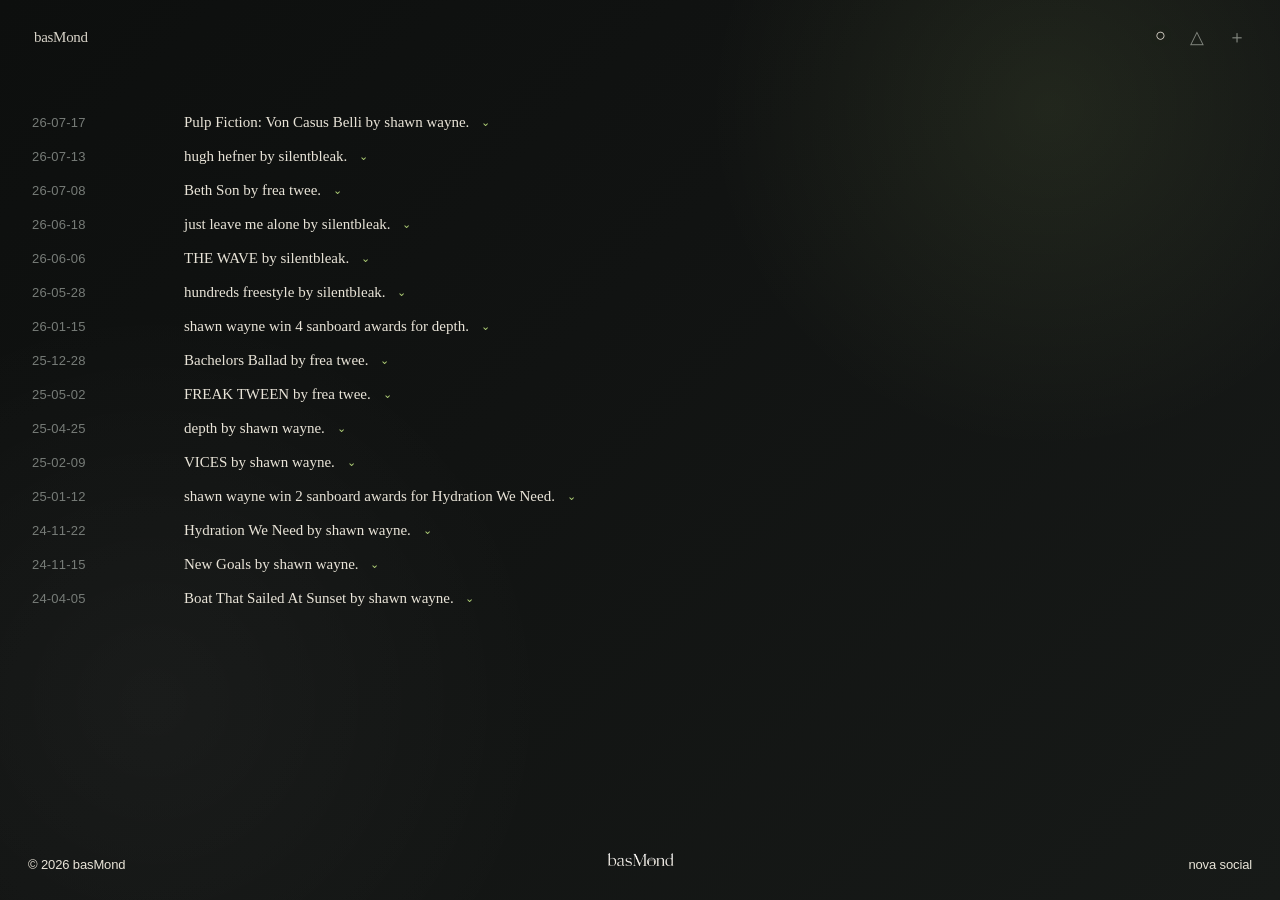
<file: index.html>
<!doctype html>
<html lang="ru">
<head>
  <meta charset="UTF-8" />
  <meta name="viewport" content="width=device-width, initial-scale=1.0" />
  <title>basMond</title>
  <link rel="stylesheet" href="style.css" />
</head>
<body>
  <div class="noise"></div>

  <header class="topbar">
    <a href="index.html" class="brand">basMond</a>

    <nav class="symbols" aria-label="Navigation">
      <a href="index.html" class="symbol is-active" title="Home">○</a>
      <a href="triangle.html" class="symbol" title="Triangle">△</a>
      <a href="https://hexonion.github.io/freshman/?clckid=e868909d#/" class="symbol" title="Square">＋</a>
    </nav>
  </header>

  <main class="page">
    <section class="archive" id="archive"></section>
  </main>

  <footer class="footer">
    <div class="copyright">© 2026 basMond</div>

    <a href="index.html" class="footer-logo" aria-label="Logo">
      <img src="logo.png" alt="basmond logo" />
    </a>

    <a href="https://nova.gambit-rp.com/pages/basmond" class="tagger">nova social</a>
  </footer>

  <script src="script.js"></script>
</body>
</html>
</file>
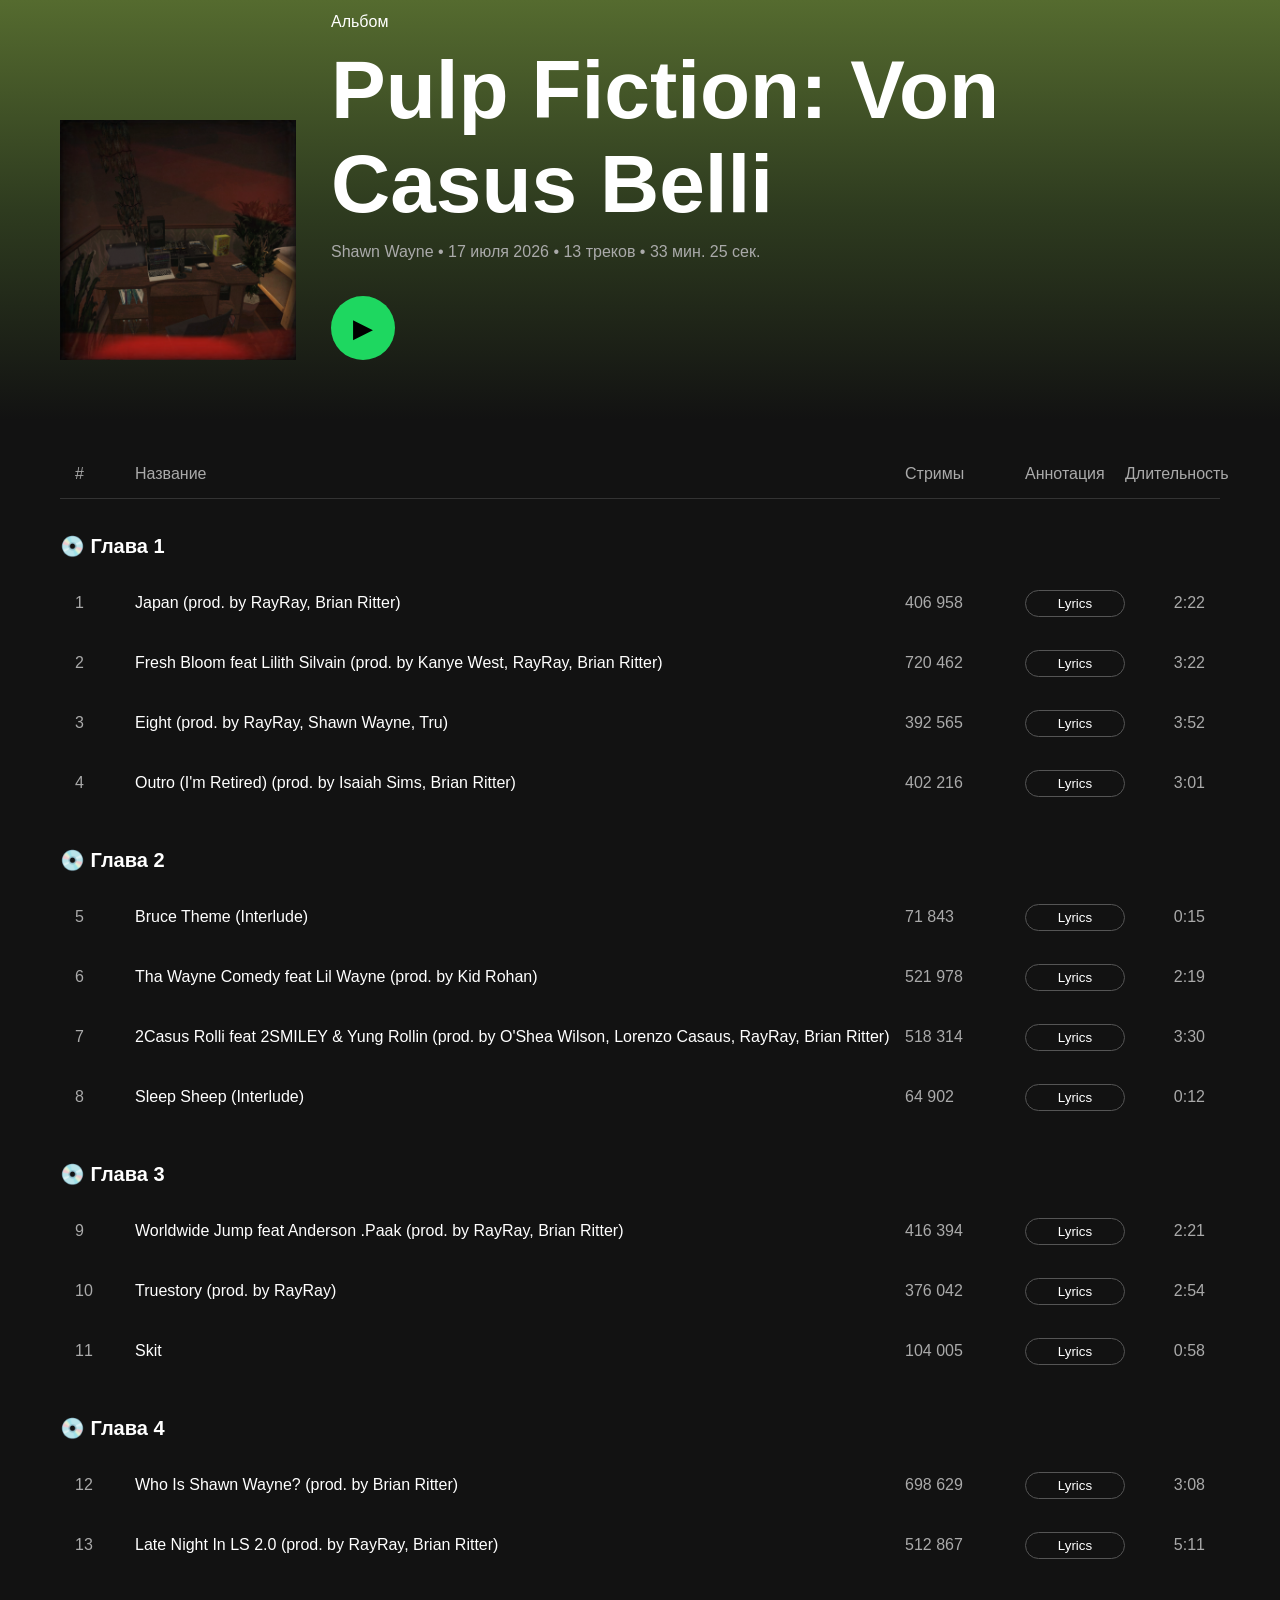
<file: albums.html>
<!DOCTYPE html>
<html lang="ru">
<head>
    <meta charset="UTF-8">
    <meta name="viewport" content="width=device-width, initial-scale=1.0">
    <title>Pulp Fiction: Von Casus Belli</title>

    <link rel="stylesheet" href="css/style.css">
    <link rel="stylesheet" href="css/album.css">
    <link rel="stylesheet" href="css/player.css">
</head>
<body>

<header class="album-header">

    <img class="cover" src="assets/covers/final.png" alt="Pulp Fiction: Von Casus Belli">

    <div class="album-info">

        <span class="album-type">Альбом</span>

        <h1>Pulp Fiction: Von Casus Belli</h1>

        <p>Shawn Wayne • 17 июля 2026 • 13 треков • 33 мин. 25 сек.</p>

        <button class="play-btn" id="albumPlay">▶</button>

    </div>

</header>

<main class="track-list">

    <div class="tracks-header">

        <span>#</span>
        <span>Название</span>
        <span>Стримы</span>
        <span>Аннотация</span>
        <span>Длительность</span>

    </div>

    <div id="tracks"></div>

</main>

<div id="player" class="player">

    <div class="player-left">

        <img id="playerCover"
             src="assets/covers/final.png"
             alt="">

        <div>

            <div id="playerTitle">—</div>

            <div class="playerArtist">Shawn Wayne</div>

        </div>

    </div>

    <div class="player-center">

        <button id="prevBtn">⏮</button>

        <button id="playPauseBtn">⏸</button>

        <button id="nextBtn">⏭</button>

        <div class="progress">

            <span id="currentTime">0:00</span>

            <input
                type="range"
                id="progressBar"
                value="0"
                min="0"
                max="100">

            <span id="durationTime">0:00</span>

        </div>

    </div>

</div>
    
<div id="lyricsModal" class="lyrics-modal">


<div class="lyrics-window">


<button id="closeLyrics">
✕
</button>


<h2 id="lyricsTitle">
</h2>


<div id="lyricsText">

</div>


</div>


</div>
    
<audio id="audio"></audio>

<script src="js/tracks.js"></script>
<script src="js/player.js"></script>
<script src="js/album.js"></script>

</body>
</html>
</file>
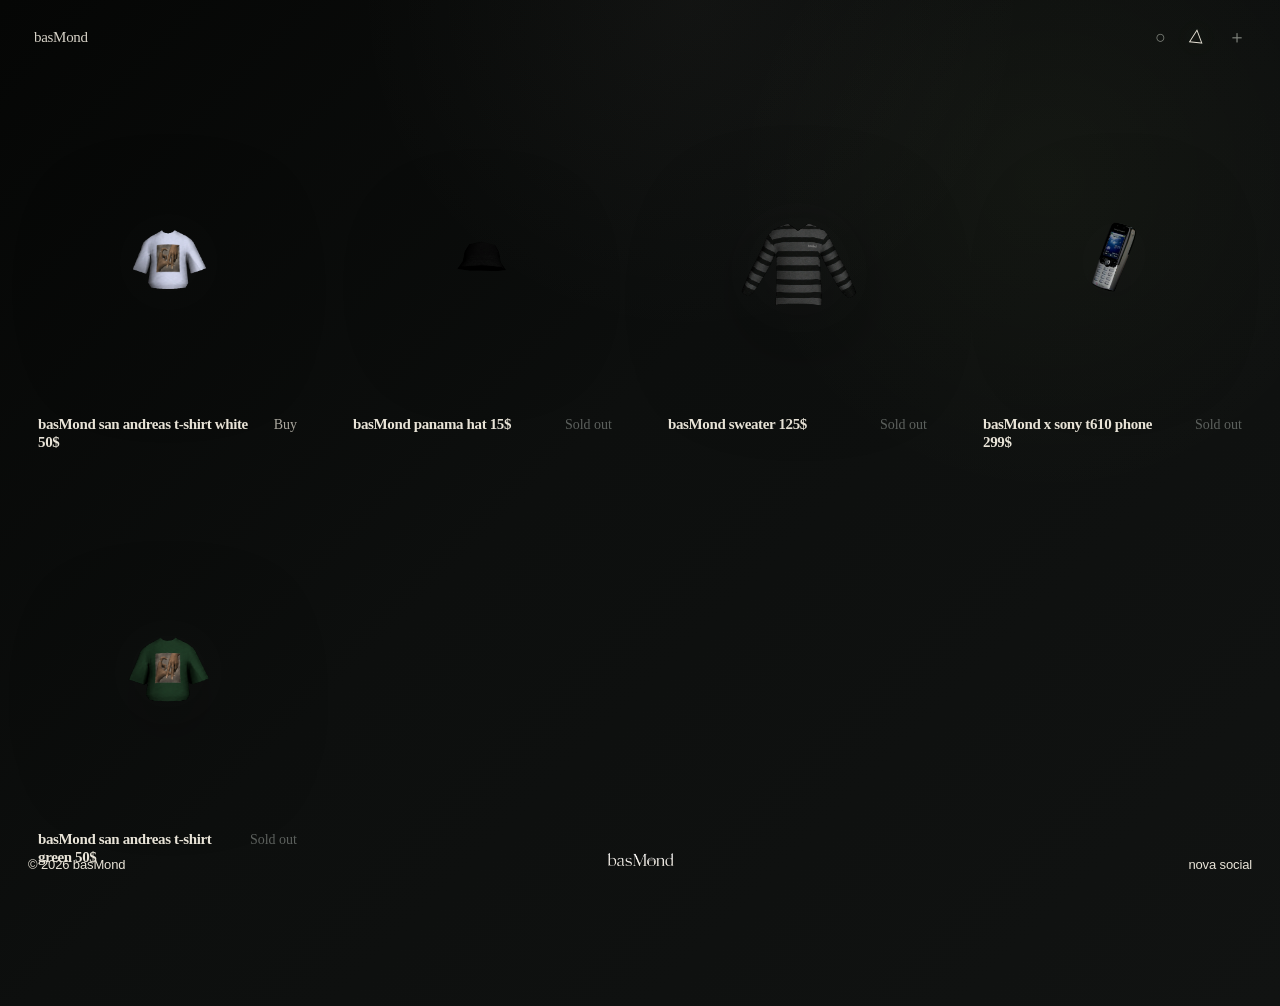
<file: triangle.html>
<!doctype html>
<html lang="ru">
<head>
  <meta charset="UTF-8" />
  <meta name="viewport" content="width=device-width, initial-scale=1.0" />
  <title>basMond — Merch</title>
  <link rel="stylesheet" href="style.css" />
</head>
<body class="shop-body">
  <div class="noise"></div>

  <header class="topbar">
    <a href="index.html" class="brand">basMond</a>

    <nav class="symbols" aria-label="Navigation">
      <a href="index.html" class="symbol" title="Home">○</a>
      <a href="triangle.html" class="symbol is-active" title="Merch">△</a>
      <a href="https://hexonion.github.io/freshman/?clckid=e868909d#/" class="symbol" title="Page">＋</a>
    </nav>
  </header>

  <main class="shop-page">
    <section class="shop-grid" id="shopGrid"></section>
  </main>

  <footer class="footer">
    <div class="copyright">© 2026 basMond</div>

    <a href="index.html" class="footer-logo" aria-label="Logo">
      <img src="logo.png" alt="basMond logo" />
    </a>

    <a href="https://nova.gambit-rp.com/pages/basmond" class="tagger">nova social</a>
  </footer>

  <script src="merch.js"></script>
</body>
</html>
</file>
<file: style.css>
:root {
  --bg: #111312;
  --bg-soft: #171a18;
  --text: #e9e4d8;
  --muted: #777c78;
  --muted-soft: #a3a79f;
  --accent: #d7ff8f;
  --line: rgba(233, 228, 216, 0.09);
}

* {
  box-sizing: border-box;
}

html,
body {
  margin: 0;
  min-height: 100%;
}

body {
  min-height: 100vh;
  background:
    radial-gradient(circle at 82% 12%, rgba(215, 255, 143, 0.08), transparent 26%),
    radial-gradient(circle at 12% 78%, rgba(255, 255, 255, 0.04), transparent 30%),
    linear-gradient(135deg, #0d0f0e 0%, var(--bg) 42%, #171a18 100%);
  color: var(--text);
  font-family: Georgia, "Times New Roman", serif;
  overflow-x: hidden;
}

.noise {
  pointer-events: none;
  position: fixed;
  inset: 0;
  opacity: 0.08;
  z-index: 1;
  background-image:
    linear-gradient(rgba(255, 255, 255, 0.04) 1px, transparent 1px),
    linear-gradient(90deg, rgba(255, 255, 255, 0.03) 1px, transparent 1px);
  background-size: 42px 42px;
  mask-image: radial-gradient(circle at center, black, transparent 85%);
}

/* HEADER */

.topbar {
  position: fixed;
  top: 0;
  left: 0;
  right: 0;
  height: 74px;
  z-index: 10;
  display: flex;
  align-items: center;
  justify-content: space-between;
  padding: 0 34px;
}

.brand,
.symbol,
.tagger,
.footer-logo {
  color: var(--text);
  text-decoration: none;
}

.brand {
  font-size: 15px;
  letter-spacing: -0.02em;
  opacity: 0.92;
  transition: opacity 180ms ease, transform 180ms ease;
}

.brand:hover {
  opacity: 1;
  transform: translateY(-1px);
}

.symbols {
  display: flex;
  gap: 24px;
  align-items: center;
}

.symbol {
  color: var(--muted-soft);
  font-size: 18px;
  line-height: 1;
  opacity: 0.76;
  transition:
    color 200ms ease,
    opacity 200ms ease,
    transform 200ms ease,
    text-shadow 200ms ease;
}

.symbol:hover,
.symbol.is-active {
  color: var(--text);
  opacity: 1;
  transform: translateY(-2px) rotate(6deg);
  text-shadow: 0 0 22px rgba(215, 255, 143, 0.24);
}

/* HOME / RELEASES */

.page {
  position: relative;
  z-index: 2;
  min-height: 100vh;
  padding: 112px 32px 120px;
}

.archive {
  width: min(720px, 100%);
}

.archive-item {
  width: 100%;
}

.archive-row {
  display: grid;
  grid-template-columns: 118px minmax(0, 1fr);
  gap: 34px;
  align-items: baseline;
  min-height: 34px;
}

.archive-date {
  color: var(--muted);
  font-family: Arial, Helvetica, sans-serif;
  font-size: 13px;
  letter-spacing: 0.015em;
}

.archive-link {
  position: relative;
  width: fit-content;
  padding: 0;
  border: 0;
  background: transparent;
  color: var(--text);
  text-decoration: none;
  font-family: Georgia, "Times New Roman", serif;
  font-size: 15px;
  line-height: 1.35;
  cursor: pointer;
  transition:
    color 180ms ease,
    opacity 180ms ease,
    transform 180ms ease,
    text-shadow 180ms ease;
}

.archive-link::after {
  content: "";
  position: absolute;
  left: 0;
  right: 0;
  bottom: -3px;
  height: 1px;
  background: var(--accent);
  transform: scaleX(0);
  transform-origin: left;
  opacity: 0.7;
  transition: transform 220ms ease;
}

.archive-link:hover {
  color: #ffffff;
  transform: translateX(5px);
}

.archive-link:hover::after {
  transform: scaleX(1);
}

.archive:hover .archive-link {
  opacity: 0.46;
}

.archive:hover .archive-link:hover,
.archive:hover .archive-link.is-active {
  opacity: 1;
}

.archive-link.is-active {
  color: #ffffff;
  text-shadow: 0 0 20px rgba(215, 255, 143, 0.18);
}

.external-mark {
  display: inline-block;
  margin-left: 8px;
  color: var(--accent);
  font-size: 11px;
  vertical-align: 1px;
  opacity: 0.8;
  transition: transform 220ms ease;
}

.archive-link.is-active .external-mark {
  transform: rotate(180deg);
}

/* YOUTUBE PLAYER */

.release-player[hidden] {
  display: none;
}

.release-player {
  display: grid;
  grid-template-columns: 118px minmax(0, 1120px);
  gap: 34px;
  margin: 16px 0 34px;
  opacity: 0;
  transform: translateY(-8px);
  transition:
    opacity 280ms ease,
    transform 280ms ease;
}

.release-player.is-open {
  opacity: 1;
  transform: translateY(0);
}

.release-player iframe {
  grid-column: 2;
  width: min(100%, 1120px);
  aspect-ratio: 16 / 9;
  border: 1px solid rgba(233, 228, 216, 0.16);
  border-radius: 10px;
  background: #000;
  display: block;
  box-shadow:
    0 22px 70px rgba(0, 0, 0, 0.45),
    0 0 44px rgba(215, 255, 143, 0.06);
}

/* MERCH PAGE */

.shop-body,
.merch-body {
  background:
    radial-gradient(circle at 54% 0%, rgba(233, 228, 216, 0.035), transparent 28%),
    radial-gradient(circle at 82% 18%, rgba(215, 255, 143, 0.035), transparent 24%),
    linear-gradient(135deg, #050605 0%, #0d0f0e 45%, #111312 100%);
}

.shop-page,
.merch-page {
  position: relative;
  z-index: 2;
  min-height: 100vh;
  padding: 128px 38px 140px;
}

.shop-grid,
.merch-grid {
  width: 100%;
  display: grid;
  grid-template-columns: repeat(4, minmax(0, 1fr));
  column-gap: 56px;
  row-gap: 92px;
}

.shop-card,
.merch-card {
  min-width: 0;
}

.shop-image-box,
.merch-image-wrap {
  width: 100%;
  aspect-ratio: 1 / 1;
  display: flex;
  align-items: center;
  justify-content: center;
  margin-bottom: 28px;
}

.shop-image,
.merch-image {
  width: 100%;
  height: 100%;
  object-fit: contain;
  display: block;
  filter:
    drop-shadow(0 28px 58px rgba(0, 0, 0, 0.58))
    drop-shadow(0 0 30px rgba(233, 228, 216, 0.035));
  transition:
    transform 260ms ease,
    filter 260ms ease,
    opacity 260ms ease;
}

.shop-card:hover .shop-image,
.merch-card:hover .merch-image {
  transform: translateY(-8px) scale(1.025);
  filter:
    drop-shadow(0 38px 80px rgba(0, 0, 0, 0.72))
    drop-shadow(0 0 38px rgba(233, 228, 216, 0.075));
}

.shop-info,
.merch-info {
  display: grid;
  grid-template-columns: 1fr auto;
  align-items: baseline;
  gap: 18px;
}

.shop-title,
.merch-title {
  margin: 0;
  color: var(--text);
  font-family: Georgia, "Times New Roman", serif;
  font-size: 15px;
  line-height: 1.2;
  font-weight: 600;
  letter-spacing: -0.025em;
}

.shop-action,
.merch-status {
  color: var(--text);
  text-decoration: none;
  font-family: Georgia, "Times New Roman", serif;
  font-size: 14px;
  opacity: 0.72;
  white-space: nowrap;
  transition:
    opacity 180ms ease,
    transform 180ms ease,
    color 180ms ease;
}

a.shop-action:hover,
a.merch-status:hover {
  opacity: 1;
  color: #ffffff;
  transform: translateY(-1px);
}

.shop-action.is-sold-out,
.merch-status.is-sold-out {
  color: var(--muted);
  opacity: 0.75;
}

/* FOOTER */

.footer {
  position: fixed;
  left: 0;
  right: 0;
  bottom: 0;
  height: 82px;
  z-index: 10;
  display: grid;
  grid-template-columns: 1fr auto 1fr;
  align-items: center;
  padding: 0 28px;
  color: var(--text);
  pointer-events: none;
}

.copyright,
.tagger,
.footer-logo {
  pointer-events: auto;
}

.copyright,
.tagger {
  font-family: Arial, Helvetica, sans-serif;
  font-size: 13px;
  letter-spacing: -0.01em;
}

.copyright {
  justify-self: start;
}

.tagger {
  justify-self: end;
  transition: opacity 180ms ease, transform 180ms ease;
}

.tagger:hover {
  opacity: 0.7;
  transform: translateY(-1px);
}

.footer-logo {
  justify-self: center;
  display: flex;
  align-items: center;
  justify-content: center;
  width: 92px;
  height: 92px;
  transition: transform 260ms ease, filter 260ms ease;
}

.footer-logo:hover {
  transform: translateY(-4px) scale(1.04);
  filter: drop-shadow(0 0 24px rgba(215, 255, 143, 0.22));
}

.footer-logo img {
  width: 100%;
  height: 100%;
  object-fit: contain;
  display: block;
}

/* RESPONSIVE */

@media (max-width: 1100px) {
  .shop-grid,
  .merch-grid {
    grid-template-columns: repeat(3, minmax(0, 1fr));
    column-gap: 42px;
  }
}

@media (max-width: 760px) {
  .topbar {
    padding: 0 22px;
  }

  .page {
    padding: 98px 22px 120px;
  }

  .archive-row {
    grid-template-columns: 82px minmax(0, 1fr);
    gap: 18px;
    min-height: 38px;
  }

  .archive-date {
    font-size: 12px;
  }

  .archive-link {
    font-size: 14px;
  }

  .release-player {
    grid-template-columns: 82px minmax(0, 1fr);
    gap: 18px;
  }

  .shop-page,
  .merch-page {
    padding: 104px 22px 120px;
  }

  .shop-grid,
  .merch-grid {
    grid-template-columns: repeat(2, minmax(0, 1fr));
    column-gap: 26px;
    row-gap: 58px;
  }

  .shop-image-box,
  .merch-image-wrap {
    margin-bottom: 18px;
  }

  .shop-title,
  .shop-action,
  .merch-title,
  .merch-status {
    font-size: 12px;
  }

  .shop-info,
  .merch-info {
    gap: 12px;
  }

  .footer {
    padding: 0 22px;
  }

  .footer-logo {
    width: 62px;
    height: 62px;
  }
}
</file>
<file: css/style.css>

</file>
<file: css/album.css>
*{
    margin:0;
    padding:0;
    box-sizing:border-box;
}


body{

    background:#121212;

    color:white;

    font-family:Arial, Helvetica, sans-serif;

}


/* HEADER */


.album-header{

    display:flex;

    align-items:flex-end;

    gap:35px;

    padding:60px;

    height:420px;

    background: linear-gradient(#556b2f, #2e3b1f, #121212);

}


.cover{

    width:240px;

    height:240px;

    object-fit:cover;

}



/* INFO */


.album-info h1{

    font-size:82px;

    margin:12px 0;

}


.album-info p{

    color:#aaa;

}




/* PLAY */


.play-btn{

    margin-top:35px;

    width:64px;

    height:64px;

    border-radius:50%;

    border:none;

    background:#1ED760;

    font-size:26px;

    cursor:pointer;

}




/* TRACKS */


.track-list{

    padding:30px 60px 120px;

}



.tracks-header{

    display:grid;

    grid-template-columns:60px 1fr 120px 100px 80px;

    color:#aaa;

    padding:15px;

    border-bottom:1px solid #333;

}



.track{

    display:grid;

    grid-template-columns:

    60px 
    1fr
    120px
    100px
    80px;


    height:60px;

    align-items:center;

    padding:0 15px;

    border-radius:6px;

}


.track:hover{

    background:#2a2a2a;

}



.track-number{

    color:#aaa;

}



.play-icon{

    display:none;

}


.track:hover .number{

    display:none;

}


.track:hover .play-icon{

    display:inline;

}



.track-title{

    font-size:16px;

}



.track-plays{

    color:#aaa;

}



.track-duration{

    color:#aaa;

    text-align:right;

}




.lyrics-btn{


    background:none;

    border:1px solid #555;

    color:white;

    border-radius:15px;

    padding:5px 12px;

    cursor:pointer;

}



.lyrics-btn:hover{


    background:#1ED760;

    color:black;

}




.active{

    color:#1ED760;

}


.track.active{

    background:#242424;

}

/* DISK */


.disk-title{

    margin:35px 0 15px;

    font-size:20px;

    font-weight:bold;

    color:white;

}





/* LYRICS WINDOW */


.lyrics-modal{

    position:fixed;

    inset:0;

    background:rgba(0,0,0,.65);

    display:flex;

    justify-content:flex-end;

    opacity:0;

    visibility:hidden;

    transition:.3s;

}



.lyrics-modal.open{

    opacity:1;

    visibility:visible;

}



.lyrics-window{


width:450px;

height:100%;

background:#181818;

padding:40px;

overflow:auto;

transform:translateX(100%);

transition:.3s;


}



.lyrics-modal.open .lyrics-window{

transform:translateX(0);

}




#closeLyrics{


position:absolute;

right:25px;

top:25px;


background:none;

border:none;

color:white;

font-size:25px;

cursor:pointer;

}



#lyricsTitle{

font-size:28px;

margin-bottom:30px;

}



#lyricsText{

white-space:pre-line;

line-height:1.8;

font-size:17px;

color:#ddd;

}

/* =========================
   MOBILE / TABLET
========================= */

html {
    overflow-x: hidden;
}

body {
    min-width: 0;
    overflow-x: hidden;
}

/* Чтобы длинный текст не раздвигал grid/flex */
.album-info,
.track-title {
    min-width: 0;
}

.lyrics-modal {
    z-index: 2000;
}

@media (max-width: 900px) {

    /* HEADER */

    .album-header {
        height: auto;
        min-height: 400px;
        padding: 40px 30px;
        gap: 25px;
        align-items: center;
    }

    .cover {
        width: 200px;
        height: 200px;
        flex-shrink: 0;
    }

    .album-info h1 {
        font-size: clamp(38px, 7vw, 62px);
        line-height: 1.05;
        overflow-wrap: anywhere;
    }

    /* TRACKS */

    .track-list {
        padding: 25px 25px 130px;
    }

    .tracks-header,
    .track {
        grid-template-columns:
            45px
            minmax(0, 1fr)
            110px
            65px;
    }

    /* На планшете скрываем количество стримов */
    .tracks-header span:nth-child(3),
    .track-plays {
        display: none;
    }
}


@media (max-width: 600px) {

    /* ALBUM HEADER */

    .album-header {
        min-height: auto;
        padding:
            calc(24px + env(safe-area-inset-top))
            16px
            24px;

        flex-direction: column;
        align-items: center;
        text-align: center;
        gap: 18px;

        background:
            linear-gradient(
                #556b2f 0%,
                #2e3b1f 55%,
                #121212 100%
            );
    }

    .cover {
        width: min(68vw, 260px);
        height: min(68vw, 260px);
        border-radius: 6px;
        box-shadow: 0 16px 35px rgba(0, 0, 0, 0.45);
    }

    .album-info {
        width: 100%;
    }

    .album-type {
        display: block;
        margin-bottom: 8px;
        color: #ddd;
        font-size: 13px;
        font-weight: 700;
        text-transform: uppercase;
        letter-spacing: 0.08em;
    }

    .album-info h1 {
        margin: 0 0 12px;
        font-size: clamp(30px, 10vw, 46px);
        line-height: 1.05;
        overflow-wrap: anywhere;
    }

    .album-info p {
        max-width: 390px;
        margin: 0 auto;
        font-size: 14px;
        line-height: 1.5;
    }

    .play-btn {
        width: 58px;
        height: 58px;
        margin-top: 22px;
        font-size: 22px;
        -webkit-tap-highlight-color: transparent;
    }

    /* TRACK LIST */

    .track-list {
        padding: 10px 8px 145px;
    }

    /*
       Мобильная строка:
       номер | название | lyrics | время
    */
    .track {
        grid-template-columns:
            34px
            minmax(0, 1fr)
            auto
            48px;

        column-gap: 8px;
        min-height: 64px;
        height: auto;
        padding: 8px;
    }

    /* Шапка таблицы на телефоне не нужна */
    .tracks-header {
        display: none;
    }

    .track-number {
        text-align: center;
        font-size: 14px;
    }

    .track-title {
        overflow: hidden;
        font-size: 15px;
        font-weight: 500;
        line-height: 1.3;
        text-overflow: ellipsis;
        white-space: nowrap;
    }

    .track-plays {
        display: none;
    }

    .track-duration {
        font-size: 13px;
        white-space: nowrap;
    }

    .lyrics-btn {
        padding: 5px 8px;
        border-radius: 14px;
        font-size: 11px;
        white-space: nowrap;
    }

    /*
       На телефонах hover часто "залипает",
       поэтому подсветку делаем через active.
    */
    .track:hover {
        background: transparent;
    }

    .track:active {
        background: #2a2a2a;
    }

    .track.active,
    .track.active:hover {
        background: #242424;
    }

    .disk-title {
        margin: 28px 8px 10px;
        font-size: 18px;
    }

    /* LYRICS */

    .lyrics-modal {
        align-items: flex-end;
        justify-content: center;
    }

    .lyrics-window {
        width: 100%;
        height: min(85dvh, 760px);
        padding:
            58px
            20px
            calc(30px + env(safe-area-inset-bottom));

        border-radius: 20px 20px 0 0;

        transform: translateY(100%);
    }

    .lyrics-modal.open .lyrics-window {
        transform: translateY(0);
    }

    #closeLyrics {
        position: fixed;
        top: auto;
        right: 18px;
        margin-top: -38px;

        width: 38px;
        height: 38px;

        border-radius: 50%;
        background: #2a2a2a;
        font-size: 20px;
    }

    #lyricsTitle {
        margin-bottom: 22px;
        padding-right: 40px;
        font-size: 24px;
        line-height: 1.2;
    }

    #lyricsText {
        font-size: 16px;
        line-height: 1.7;
    }
}


@media (max-width: 380px) {

    .album-info h1 {
        font-size: 28px;
    }

    .track {
        grid-template-columns:
            30px
            minmax(0, 1fr)
            auto
            42px;

        column-gap: 5px;
        padding: 7px 5px;
    }

    .lyrics-btn {
        padding: 4px 6px;
        font-size: 10px;
    }

    .track-duration {
        font-size: 12px;
    }
}
</file>
<file: css/player.css>
.player{

    position:fixed;

    left:0;

    bottom:0;

    width:100%;

    height:90px;

    background:#181818;

    border-top:1px solid #333;

    display:flex;

    opacity:0;

    visibility:hidden;

    transform:translateY(100px);

    transition:.35s;

    align-items:center;

    justify-content:space-between;

    padding:0 20px;

}



.player.show{

    opacity:1;

    visibility:visible;

    transform:translateY(0);

}



.player-left{

    display:flex;

    gap:15px;

    align-items:center;

}



.player-left img{

    width:60px;

    height:60px;

}



.player-center{

    text-align:center;

}



.player-center button{

    background:none;

    border:none;

    color:white;

    font-size:22px;

    cursor:pointer;

}



.progress{

    display:flex;

    gap:10px;

    align-items:center;

}



#progressBar{

    width:500px;

}

.player {
    z-index: 1500;
}

.player-left,
.player-center {
    min-width: 0;
}

.playerArtist {
    margin-top: 4px;
    color: #aaa;
    font-size: 13px;
}

#playerTitle {
    overflow: hidden;
    text-overflow: ellipsis;
    white-space: nowrap;
}

#progressBar {
    max-width: 100%;
}


@media (max-width: 900px) {

    #progressBar {
        width: min(42vw, 400px);
    }
}


@media (max-width: 600px) {

    .player {
        height: 118px;

        display: grid;
        grid-template-columns: minmax(0, 1fr) auto;
        grid-template-rows: 70px 38px;

        gap: 0 10px;

        padding:
            8px
            12px
            calc(8px + env(safe-area-inset-bottom));

        transform: translateY(140px);
    }

    .player.show {
        transform: translateY(0);
    }

    .player-left {
        grid-column: 1;
        grid-row: 1;

        gap: 10px;
        overflow: hidden;
    }

    .player-left img {
        width: 52px;
        height: 52px;
        flex-shrink: 0;
        border-radius: 4px;
        object-fit: cover;
    }

    .player-left > div {
        min-width: 0;
        overflow: hidden;
    }

    #playerTitle {
        font-size: 14px;
        font-weight: 600;
    }

    .playerArtist {
        font-size: 12px;
    }

    .player-center {
        grid-column: 2;
        grid-row: 1;

        display: flex;
        align-items: center;
        gap: 5px;
    }

    .player-center button {
        width: 38px;
        height: 38px;
        font-size: 19px;
        border-radius: 50%;
        -webkit-tap-highlight-color: transparent;
    }

    .player-center button:active {
        background: #303030;
    }

    #playPauseBtn {
        background: white;
        color: black;
        font-size: 17px;
    }

    .progress {
        grid-column: 1 / -1;
        grid-row: 2;

        width: 100%;
        display: grid;
        grid-template-columns: 38px minmax(0, 1fr) 38px;
        gap: 7px;
    }

    .progress span {
        color: #aaa;
        font-size: 11px;
        text-align: center;
    }

    #progressBar {
        width: 100%;
        min-width: 0;
    }
}


@media (max-width: 380px) {

    .player {
        grid-template-columns: minmax(0, 1fr) auto;
        padding-left: 8px;
        padding-right: 8px;
    }

    .player-left img {
        width: 46px;
        height: 46px;
    }

    .player-center {
        gap: 0;
    }

    .player-center button {
        width: 34px;
        height: 34px;
        font-size: 17px;
    }
}
</file>
